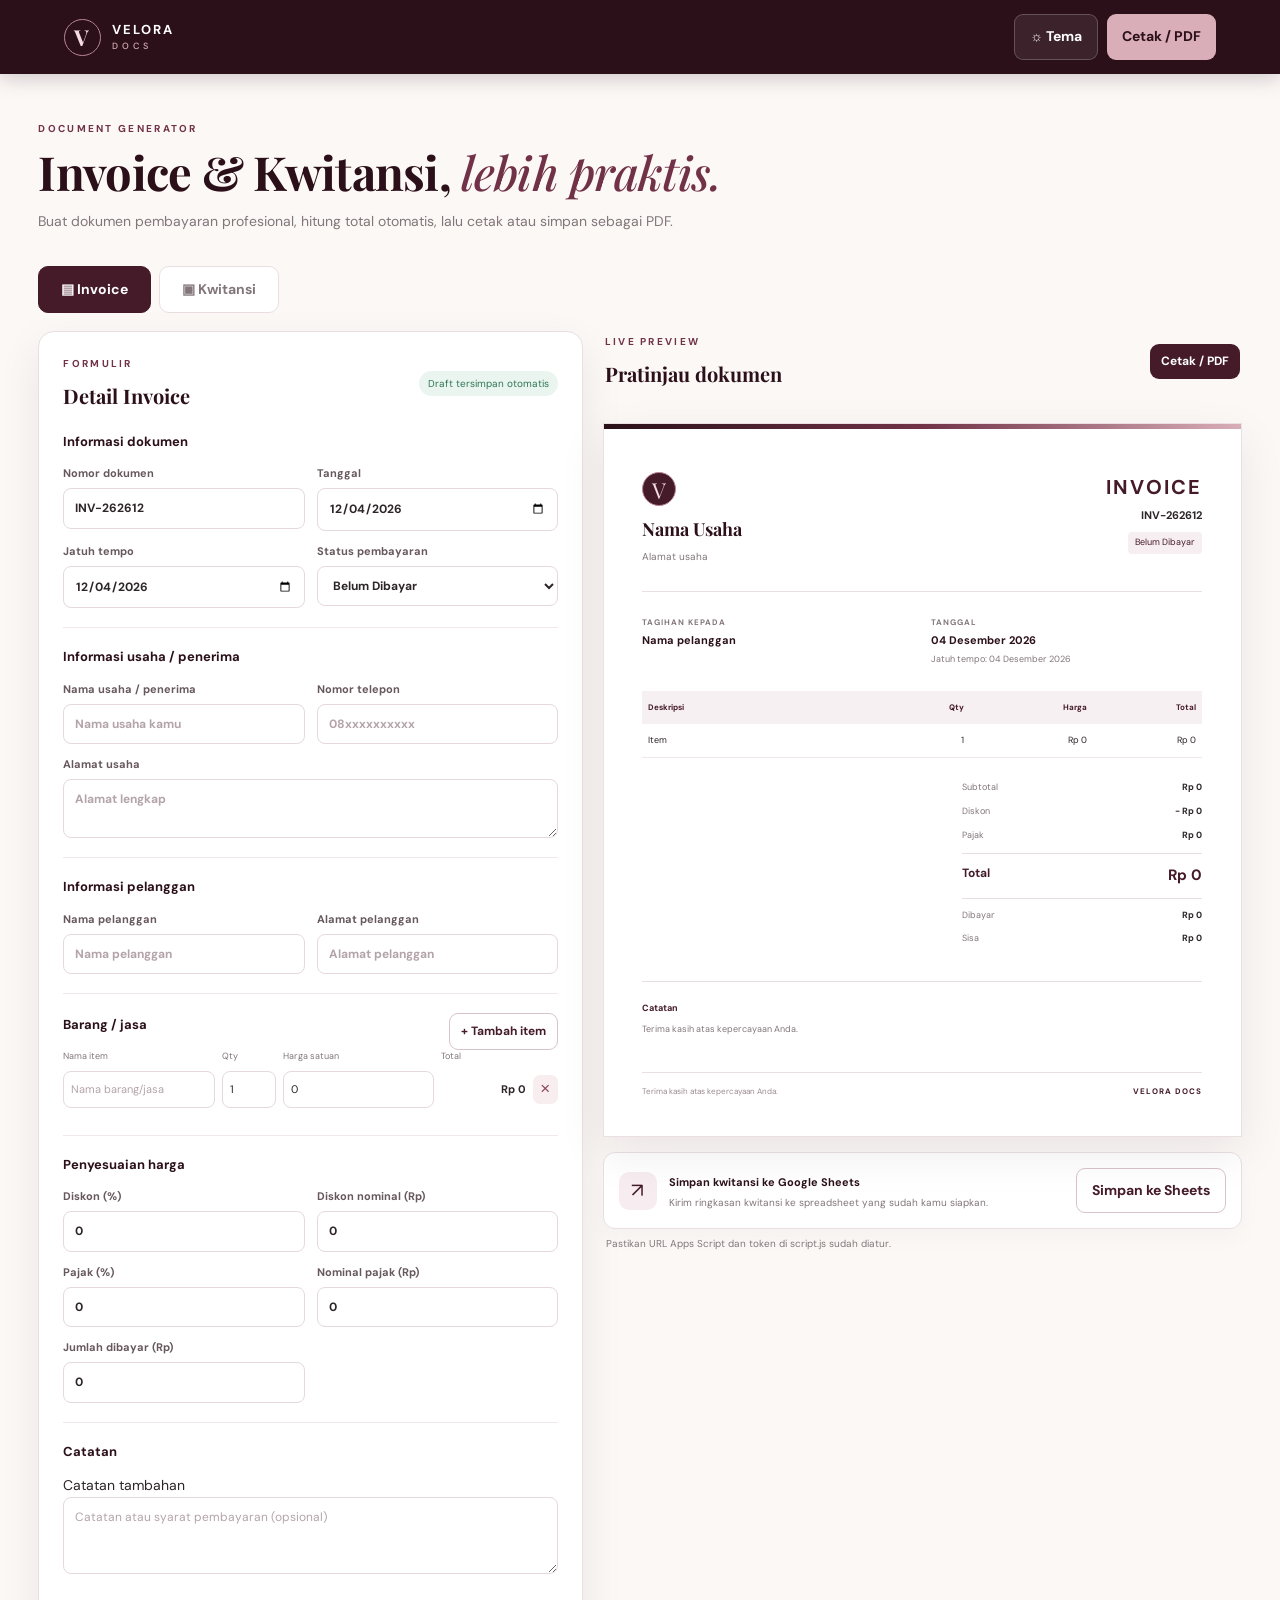
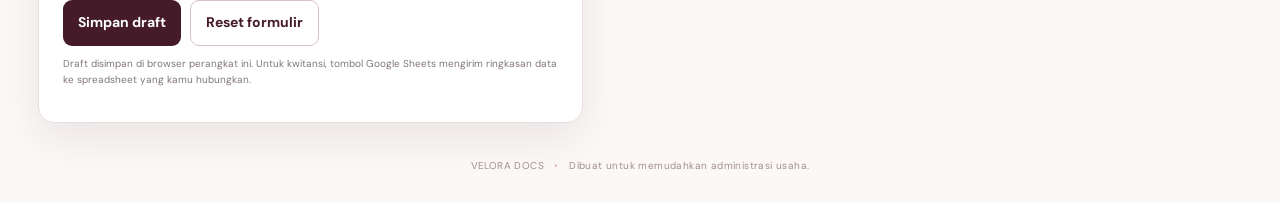
<file: invoice-kwitansi/index.html>
<!DOCTYPE html>
<html lang="id">
<head>
  <meta charset="UTF-8">
  <meta name="viewport" content="width=device-width, initial-scale=1">
  <meta name="theme-color" content="#451b29">
  <meta name="description" content="Generator invoice dan kwitansi online yang praktis.">
  <title>Velora Docs — Generator Invoice & Kwitansi</title>
  <link rel="stylesheet" href="style.css">
</head>
<body>
  <header class="topbar">
    <a class="brand" href="#"><span class="brand-mark">V</span><span>VELORA <small>DOCS</small></span></a>
    <div class="top-actions">
      <button class="btn btn-ghost" id="themeToggle" type="button" aria-label="Ganti tema">☼ Tema</button>
      <button class="btn btn-primary" id="printTop" type="button">Cetak / PDF</button>
    </div>
  </header>

  <main class="page-wrap">
    <section class="hero">
      <p class="eyebrow">DOCUMENT GENERATOR</p>
      <h1>Invoice & Kwitansi, <em>lebih praktis.</em></h1>
      <p class="hero-copy">Buat dokumen pembayaran profesional, hitung total otomatis, lalu cetak atau simpan sebagai PDF.</p>
    </section>

    <nav class="doc-tabs" aria-label="Jenis dokumen">
      <button class="tab active" data-doc="invoice" type="button">▤ Invoice</button>
      <button class="tab" data-doc="receipt" type="button">▣ Kwitansi</button>
    </nav>

    <div class="workspace">
      <section class="editor-panel">
        <div class="panel-heading">
          <div>
            <p class="eyebrow">FORMULIR</p>
            <h2 id="formTitle">Detail Invoice</h2>
          </div>
          <span class="saved-indicator" id="savedIndicator">Draft tersimpan otomatis</span>
        </div>

        <form id="docForm">
          <div class="form-section">
            <h3>Informasi dokumen</h3>
            <div class="field-grid">
              <label>Nomor dokumen<input id="docNumber" placeholder="INV-001" required></label>
              <label>Tanggal<input id="docDate" type="date" required></label>
              <label id="dueDateWrap">Jatuh tempo<input id="dueDate" type="date"></label>
              <label>Status pembayaran
                <select id="paymentStatus">
                  <option>Belum Dibayar</option>
                  <option>DP / Sebagian</option>
                  <option>Lunas</option>
                </select>
              </label>
            </div>
          </div>

          <div class="form-section">
            <h3>Informasi usaha / penerima</h3>
            <div class="field-grid">
              <label>Nama usaha / penerima<input id="businessName" placeholder="Nama usaha kamu" required></label>
              <label>Nomor telepon<input id="businessPhone" placeholder="08xxxxxxxxxx"></label>
              <label class="span-2">Alamat usaha<textarea id="businessAddress" rows="2" placeholder="Alamat lengkap"></textarea></label>
            </div>
          </div>

          <div class="form-section" id="customerSection">
            <h3 id="customerHeading">Informasi pelanggan</h3>
            <div class="field-grid">
              <label id="customerNameWrap">Nama pelanggan<input id="customerName" placeholder="Nama pelanggan"></label>
              <label id="customerAddressWrap">Alamat pelanggan<input id="customerAddress" placeholder="Alamat pelanggan"></label>
              <label id="receivedFromWrap" class="hidden">Diterima dari<input id="receivedFrom" placeholder="Nama pembayar"></label>
              <label id="receiptForWrap" class="hidden">Untuk pembayaran<input id="receiptFor" placeholder="Keterangan pembayaran"></label>
            </div>
          </div>

          <div class="form-section" id="itemsSection">
            <div class="section-title-row">
              <h3>Barang / jasa</h3>
              <button type="button" class="btn btn-small btn-outline" id="addItem">+ Tambah item</button>
            </div>
            <div class="items-head">
              <span>Nama item</span>
              <span>Qty</span>
              <span>Harga satuan</span>
              <span>Total</span>
              <span></span>
            </div>
            <div id="itemsList"></div>
          </div>

          <div class="form-section" id="totalsSection">
            <h3>Penyesuaian harga</h3>
            <div class="field-grid">
              <label>Diskon (%)
                <input id="discountPercent" type="number" min="0" max="100" value="0">
              </label>

              <label>Diskon nominal (Rp)
                <input id="discountAmount" type="text" inputmode="numeric" value="0">
              </label>

              <label>Pajak (%)
                <input id="taxPercent" type="number" min="0" max="100" value="0">
              </label>

              <label>Nominal pajak (Rp)
                <input id="taxAmount" type="text" inputmode="numeric" value="0" readonly>
              </label>

              <label>Jumlah dibayar (Rp)
                <input id="paidAmount" type="text" inputmode="numeric" value="0">
              </label>
            </div>
          </div>

          <div class="form-section" id="receiptAmountSection">
            <h3>Detail pembayaran</h3>
            <div class="field-grid">
              <label>Nominal kwitansi (Rp)
                <input id="receiptAmount" type="text" inputmode="numeric" placeholder="0">
              </label>

              <label>Metode pembayaran
                <select id="paymentMethod">
                  <option>Transfer Bank</option>
                  <option>Tunai</option>
                  <option>QRIS</option>
                  <option>E-Wallet</option>
                  <option>Lainnya</option>
                </select>
              </label>
            </div>
          </div>

          <div class="form-section">
            <h3>Catatan</h3>
            <label>Catatan tambahan
              <textarea id="notes" rows="3" placeholder="Catatan atau syarat pembayaran (opsional)"></textarea>
            </label>
          </div>

          <div class="form-actions">
            <button class="btn btn-primary" type="button" id="saveLocal">Simpan draft</button>
            <button class="btn btn-outline" type="button" id="resetForm">Reset formulir</button>
          </div>

          <p class="privacy-note">Draft disimpan di browser perangkat ini. Untuk kwitansi, tombol Google Sheets mengirim ringkasan data ke spreadsheet yang kamu hubungkan.</p>
        </form>
      </section>

      <aside class="preview-panel">
        <div class="preview-toolbar">
          <div>
            <p class="eyebrow">LIVE PREVIEW</p>
            <h2>Pratinjau dokumen</h2>
          </div>
          <button class="btn btn-small btn-primary" id="printPreview" type="button">Cetak / PDF</button>
        </div>

        <article class="paper" id="paper">
          <div class="paper-topline"></div>

          <div class="paper-head">
            <div>
              <div class="paper-logo">V</div>
              <h2 id="pBusinessName">Nama Usaha</h2>
              <p id="pBusinessAddress">Alamat usaha</p>
              <p id="pBusinessPhone"></p>
            </div>

            <div class="doc-label">
              <p id="pDocLabel">INVOICE</p>
              <strong id="pDocNumber">INV-001</strong>
              <small id="pDocStatus">Belum Dibayar</small>
            </div>
          </div>

          <div class="paper-rule"></div>

          <div class="paper-meta">
            <div>
              <span id="pCustomerLabel">TAGIHAN KEPADA</span>
              <strong id="pCustomerName">Nama pelanggan</strong>
              <small id="pCustomerAddress"></small>
            </div>

            <div>
              <span>TANGGAL</span>
              <strong id="pDocDate">-</strong>
              <small id="pDueDate">Jatuh tempo: -</small>
            </div>
          </div>

          <div id="pItemsWrap">
            <table class="preview-table">
              <thead>
                <tr>
                  <th>Deskripsi</th>
                  <th>Qty</th>
                  <th>Harga</th>
                  <th>Total</th>
                </tr>
              </thead>
              <tbody id="pItems"></tbody>
            </table>
          </div>

          <div class="paper-totals" id="pTotals">
            <div><span>Subtotal</span><strong id="pSubtotal">Rp0</strong></div>
            <div><span>Diskon</span><strong id="pDiscount">Rp0</strong></div>
            <div><span>Pajak</span><strong id="pTax">Rp0</strong></div>
            <div class="grand-total"><span>Total</span><strong id="pTotal">Rp0</strong></div>
            <div><span>Dibayar</span><strong id="pPaid">Rp0</strong></div>
            <div><span>Sisa</span><strong id="pRemaining">Rp0</strong></div>
          </div>

          <div class="receipt-big-amount hidden" id="pReceiptAmount">Rp0</div>

          <div class="receipt-detail hidden" id="pReceiptDetail">
            <span>DITERIMA DARI</span>
            <strong id="pReceivedFrom"></strong>
            <span>UNTUK PEMBAYARAN</span>
            <p id="pReceiptFor"></p>
            <span>METODE PEMBAYARAN</span>
            <strong id="pPaymentMethod"></strong>
          </div>

          <div class="paper-notes">
            <strong>Catatan</strong>
            <p id="pNotes">Terima kasih atas kepercayaan Anda.</p>
          </div>

          <div class="paper-footer">
            <span>Terima kasih atas kepercayaan Anda.</span>
            <span id="pFooterBrand">VELORA DOCS</span>
          </div>
        </article>

        <div class="sheet-connect">
          <div class="connect-icon">↗</div>
          <div class="connect-copy">
            <strong>Simpan kwitansi ke Google Sheets</strong>
            <p>Kirim ringkasan kwitansi ke spreadsheet yang sudah kamu siapkan.</p>
          </div>
          <button class="btn btn-outline" id="saveSheets" type="button">Simpan ke Sheets</button>
        </div>

        <p class="sheet-note" id="sheetMessage" role="status">Pastikan URL Apps Script dan token di script.js sudah diatur.</p>
      </aside>
    </div>

    <footer class="site-footer">VELORA DOCS <span>•</span> Dibuat untuk memudahkan administrasi usaha.</footer>
  </main>

  <script src="script.js?v=3"></script>
</body>
</html>
</file>
<file: invoice-kwitansi/style.css>
@import url('https://fonts.googleapis.com/css2?family=DM+Sans:wght@400;500;600;700&family=Playfair+Display:wght@500;600;700&display=swap');

/* =========================================
   VELORA DOCS — BURGUNDY DESIGN
   ========================================= */

:root {
  --wine: #451b29;
  --wine-dark: #2b1019;
  --wine-mid: #713247;
  --rose: #d9aeb8;
  --cream: #fbf8f6;
  --paper: #ffffff;
  --ink: #2d2528;
  --muted: #82767a;
  --line: #e9dfe2;
  --soft: #f5edef;
  --green: #2f7657;
  --shadow: 0 16px 44px rgba(48, 18, 29, 0.08);
}

* {
  box-sizing: border-box;
}

html {
  scroll-behavior: smooth;
}

body {
  margin: 0;
  background: var(--cream);
  color: var(--ink);
  font-family: 'DM Sans', sans-serif;
  font-size: 14px;
  line-height: 1.55;
}

/* =========================================
   HEADER
   ========================================= */

.topbar {
  height: 74px;
  background: var(--wine-dark);
  color: #fff;
  display: flex;
  align-items: center;
  justify-content: space-between;
  padding: 0 clamp(18px, 5vw, 72px);
  position: sticky;
  top: 0;
  z-index: 10;
  box-shadow: 0 4px 20px #220b1333;
}

.brand {
  display: flex;
  align-items: center;
  gap: 11px;
  text-decoration: none;
  color: #fff;
  font-size: 13px;
  font-weight: 700;
  letter-spacing: 2px;
}

.brand small {
  display: block;
  font-size: 9px;
  letter-spacing: 4px;
  color: var(--rose);
  font-weight: 500;
}

.brand-mark,
.paper-logo {
  width: 37px;
  height: 37px;
  border: 1px solid #b98595;
  border-radius: 50%;
  display: grid;
  place-items: center;
  font-family: 'Playfair Display', serif;
  font-size: 22px;
  color: #f4dce2;
}

.top-actions {
  display: flex;
  gap: 9px;
}

/* =========================================
   BUTTONS
   ========================================= */

.btn {
  font: inherit;
  border: 0;
  border-radius: 9px;
  padding: 11px 15px;
  font-weight: 700;
  cursor: pointer;
  transition: 0.2s ease;
}

.btn:hover {
  transform: translateY(-1px);
  filter: brightness(1.04);
}

.btn:disabled {
  opacity: 0.6;
  cursor: wait;
  transform: none;
}

.btn-primary {
  background: var(--wine);
  color: #fff;
}

.topbar .btn-primary {
  background: #d9aeb8;
  color: var(--wine-dark);
}

.btn-ghost {
  color: #fff;
  background: #ffffff15;
  border: 1px solid #ffffff35;
}

.btn-outline {
  background: #fff;
  color: var(--wine);
  border: 1px solid #d9c3ca;
}

.btn-small {
  font-size: 12px;
  padding: 8px 11px;
}

/* =========================================
   PAGE & HERO
   ========================================= */

.page-wrap {
  max-width: 1500px;
  margin: auto;
  padding: 35px clamp(16px, 3vw, 42px) 20px;
}

.hero {
  padding: 12px 0 25px;
}

.eyebrow {
  font-size: 10px;
  letter-spacing: 2.3px;
  font-weight: 700;
  color: var(--wine-mid);
  margin: 0 0 8px;
}

.hero h1 {
  font-family: 'Playfair Display', serif;
  font-size: clamp(30px, 4vw, 47px);
  line-height: 1.14;
  margin: 0;
  color: var(--wine-dark);
  letter-spacing: -0.7px;
}

.hero h1 em {
  color: var(--wine-mid);
  font-weight: 500;
}

.hero-copy {
  color: var(--muted);
  max-width: 650px;
  margin: 13px 0 0;
}

/* =========================================
   DOCUMENT TABS
   ========================================= */

.doc-tabs {
  display: flex;
  gap: 8px;
  margin: 8px 0 18px;
}

.tab {
  padding: 12px 22px;
  border-radius: 10px;
  border: 1px solid var(--line);
  background: #fff;
  color: var(--muted);
  font: inherit;
  font-weight: 700;
  cursor: pointer;
  transition: 0.2s ease;
}

.tab:hover {
  border-color: var(--rose);
}

.tab.active {
  background: var(--wine);
  color: #fff;
  border-color: var(--wine);
}

/* =========================================
   WORKSPACE
   ========================================= */

.workspace {
  display: grid;
  grid-template-columns: minmax(340px, 0.92fr) minmax(390px, 1.08fr);
  gap: 20px;
  align-items: start;
}

.editor-panel,
.preview-panel {
  min-width: 0;
}

.editor-panel {
  background: #fff;
  border: 1px solid var(--line);
  border-radius: 16px;
  padding: 24px;
  box-shadow: var(--shadow);
}

.panel-heading,
.preview-toolbar {
  display: flex;
  align-items: center;
  justify-content: space-between;
  gap: 10px;
  margin-bottom: 21px;
}

.panel-heading h2,
.preview-toolbar h2 {
  font-size: 20px;
  margin: 0;
  font-family: 'Playfair Display', serif;
  color: var(--wine-dark);
}

.saved-indicator {
  font-size: 10px;
  color: var(--green);
  background: #eaf5ef;
  border-radius: 20px;
  padding: 5px 9px;
}

/* =========================================
   FORM SECTIONS
   ========================================= */

.form-section {
  padding: 19px 0;
  border-top: 1px solid #f0e8eb;
}

.form-section:first-of-type {
  border-top: 0;
  padding-top: 0;
}

.form-section h3 {
  font-size: 13px;
  margin: 0 0 13px;
  color: var(--wine-dark);
}

.field-grid {
  display: grid;
  grid-template-columns: 1fr 1fr;
  gap: 12px;
}

.field-grid label,
form > label {
  display: flex;
  flex-direction: column;
  gap: 6px;
  font-size: 11px;
  font-weight: 700;
  color: #67585d;
  min-width: 0;
}

.field-grid .span-2 {
  grid-column: 1 / -1;
}

/* =========================================
   INPUTS
   ========================================= */

input,
select,
textarea {
  width: 100%;
  min-width: 0;
  border: 1px solid #e5d9dd;
  border-radius: 8px;
  padding: 10px 11px;
  font: inherit;
  font-size: 12px;
  color: var(--ink);
  background: #fff;
  outline: none;
  transition: border-color 0.2s, box-shadow 0.2s;
}

input:focus,
select:focus,
textarea:focus {
  border-color: #a36578;
  box-shadow: 0 0 0 3px #a3657815;
}

textarea {
  resize: vertical;
}

input::placeholder,
textarea::placeholder {
  color: #b3a4aa;
}

/* =========================================
   ITEM TABLE IN FORM
   ========================================= */

.section-title-row {
  display: flex;
  align-items: center;
  justify-content: space-between;
  gap: 10px;
}

.items-head,
.item-row {
  display: grid;
  grid-template-columns:
    minmax(90px, 1fr)
    54px
    minmax(95px, 1fr)
    85px
    25px;
  gap: 7px;
  align-items: center;
}

.items-head {
  font-size: 9px;
  color: var(--muted);
  padding: 0 0 7px;
}

.item-row {
  margin-bottom: 8px;
}

.item-row input {
  padding: 9px 7px;
  font-size: 11px;
}

.item-total {
  font-size: 11px;
  font-weight: 700;
  text-align: right;
  overflow-wrap: anywhere;
}

.remove-item {
  border: 0;
  background: #f8edef;
  color: #8a455b;
  border-radius: 7px;
  height: 29px;
  cursor: pointer;
  font-size: 17px;
}

.remove-item:hover {
  background: #f0dce2;
}

/* =========================================
   FORM ACTIONS
   ========================================= */

.form-actions {
  display: flex;
  gap: 9px;
  flex-wrap: wrap;
}

.privacy-note,
.sheet-note {
  font-size: 10px;
  color: var(--muted);
  line-height: 1.6;
}

/* =========================================
   PREVIEW PANEL
   ========================================= */

.preview-panel {
  position: sticky;
  top: 92px;
}

.preview-toolbar {
  padding: 3px 2px 13px;
}

.paper {
  background: var(--paper);
  border: 1px solid #eadfe3;
  box-shadow: var(--shadow);
  padding: clamp(22px, 3vw, 40px);
  min-height: 600px;
  position: relative;
  overflow: hidden;
}

.paper-topline {
  height: 5px;
  background: linear-gradient(
    90deg,
    var(--wine-dark),
    var(--wine-mid),
    var(--rose)
  );
  position: absolute;
  left: 0;
  right: 0;
  top: 0;
}

/* =========================================
   PREVIEW HEADER
   ========================================= */

.paper-head {
  display: flex;
  justify-content: space-between;
  gap: 20px;
  padding-top: 10px;
}

.paper-logo {
  background: var(--wine);
  width: 34px;
  height: 34px;
  margin-bottom: 10px;
}

.paper-head h2 {
  font-family: 'Playfair Display', serif;
  font-size: 18px;
  color: var(--wine-dark);
  margin: 0 0 5px;
  overflow-wrap: anywhere;
}

.paper-head p {
  font-size: 10px;
  color: var(--muted);
  margin: 2px 0;
  white-space: pre-line;
}

.doc-label {
  text-align: right;
  min-width: 100px;
}

.doc-label p {
  font-size: 20px;
  letter-spacing: 2px;
  font-weight: 700;
  color: var(--wine);
  margin: 0 0 4px;
}

.doc-label strong {
  font-size: 11px;
  display: block;
  overflow-wrap: anywhere;
}

.doc-label small {
  display: inline-block;
  margin-top: 8px;
  background: #f7eef1;
  color: var(--wine);
  padding: 4px 7px;
  border-radius: 4px;
  font-size: 9px;
}

/* =========================================
   PREVIEW META
   ========================================= */

.paper-rule {
  height: 1px;
  background: var(--line);
  margin: 24px 0;
}

.paper-meta {
  display: grid;
  grid-template-columns: 1fr 1fr;
  gap: 18px;
  margin-bottom: 24px;
}

.paper-meta div {
  display: flex;
  flex-direction: column;
  gap: 4px;
}

.paper-meta span,
.receipt-detail span {
  font-size: 8px;
  letter-spacing: 1px;
  color: var(--muted);
  font-weight: 700;
}

.paper-meta strong {
  font-size: 11px;
  color: var(--wine-dark);
  overflow-wrap: anywhere;
}

.paper-meta small {
  font-size: 9px;
  color: var(--muted);
  overflow-wrap: anywhere;
}

/* =========================================
   PREVIEW ITEM TABLE
   ========================================= */

.preview-table {
  width: 100%;
  border-collapse: collapse;
  font-size: 9px;
}

.preview-table th {
  text-align: left;
  background: #f7f0f2;
  color: var(--wine);
  padding: 10px 6px;
  font-size: 8px;
}

.preview-table td {
  padding: 10px 6px;
  border-bottom: 1px solid #f0e8eb;
  overflow-wrap: anywhere;
}

.preview-table th:not(:first-child),
.preview-table td:not(:first-child) {
  text-align: right;
}

.preview-table th:first-child,
.preview-table td:first-child {
  width: 42%;
  text-align: left;
}

/* =========================================
   TOTALS
   ========================================= */

.paper-totals {
  width: min(100%, 240px);
  margin: 18px 0 0 auto;
}

.paper-totals div {
  display: flex;
  justify-content: space-between;
  gap: 12px;
  padding: 5px 0;
  font-size: 9px;
  color: var(--muted);
}

.paper-totals strong {
  color: var(--ink);
  text-align: right;
}

.paper-totals .grand-total {
  border-top: 1px solid var(--line);
  border-bottom: 1px solid var(--line);
  margin: 5px 0;
  padding: 10px 0;
  color: var(--wine);
  font-size: 12px;
  font-weight: 700;
}

.paper-totals .grand-total strong {
  font-size: 15px;
  color: var(--wine);
}

/* =========================================
   KWITANSI
   ========================================= */

.receipt-big-amount {
  margin: 30px 0;
  padding: 20px 10px;
  text-align: center;
  background: #f8f0f2;
  border: 1px solid #ead8de;
  color: var(--wine);
  font-family: 'Playfair Display', serif;
  font-size: clamp(22px, 3vw, 32px);
  font-weight: 700;
}

.receipt-detail {
  display: grid;
  gap: 6px;
  margin: 20px 0 35px;
}

.receipt-detail strong,
.receipt-detail p {
  margin: 0 0 12px;
  font-size: 12px;
  color: var(--wine-dark);
  overflow-wrap: anywhere;
}

/* =========================================
   NOTES & FOOTER
   ========================================= */

.paper-notes {
  margin-top: 30px;
  padding-top: 14px;
  border-top: 1px solid var(--line);
}

.paper-notes strong {
  font-size: 9px;
  color: var(--wine);
}

.paper-notes p {
  font-size: 9px;
  color: var(--muted);
  white-space: pre-line;
  margin: 5px 0;
}

.paper-footer {
  border-top: 1px solid var(--line);
  margin-top: 35px;
  padding-top: 12px;
  display: flex;
  justify-content: space-between;
  gap: 10px;
  font-size: 8px;
  color: #9b8a90;
}

.paper-footer span:last-child {
  letter-spacing: 1px;
  font-weight: 700;
  color: var(--wine);
}

/* =========================================
   GOOGLE SHEETS CONNECTOR
   ========================================= */

.sheet-connect {
  display: flex;
  align-items: center;
  gap: 12px;
  background: #fff;
  border: 1px solid var(--line);
  border-radius: 12px;
  padding: 15px;
  margin-top: 15px;
  box-shadow: 0 8px 24px #30121d08;
}

.connect-icon {
  width: 38px;
  height: 38px;
  border-radius: 10px;
  background: #f7edf0;
  color: var(--wine);
  display: grid;
  place-items: center;
  font-size: 20px;
  flex-shrink: 0;
}

.connect-copy {
  flex: 1;
  min-width: 0;
}

.connect-copy strong {
  font-size: 11px;
  color: var(--wine-dark);
}

.connect-copy p {
  font-size: 10px;
  color: var(--muted);
  margin: 3px 0 0;
}

.sheet-connect .btn {
  white-space: nowrap;
}

.sheet-note {
  margin: 7px 3px;
}

/* =========================================
   FOOTER WEBSITE
   ========================================= */

.site-footer {
  text-align: center;
  color: #a08e94;
  font-size: 10px;
  padding: 35px 0 10px;
  letter-spacing: 0.4px;
}

.site-footer span {
  padding: 0 7px;
  color: var(--rose);
}

/* =========================================
   UTILITY
   ========================================= */

.hidden {
  display: none !important;
}

/* =========================================
   DARK MODE
   ========================================= */

.dark-mode {
  --cream: #191217;
  --paper: #21181d;
  --ink: #f4eaf0;
  --muted: #b6a3ab;
  --line: #49323b;
  --soft: #302129;
  background: var(--cream);
  color: var(--ink);
}

.dark-mode .hero h1,
.dark-mode .panel-heading h2,
.dark-mode .preview-toolbar h2,
.dark-mode .form-section h3,
.dark-mode .connect-copy strong {
  color: #f8e9ef;
}

.dark-mode .editor-panel,
.dark-mode .tab:not(.active),
.dark-mode .sheet-connect {
  background: #251a20;
  border-color: #49323b;
}

.dark-mode input,
.dark-mode select,
.dark-mode textarea {
  background: #1c1419;
  color: #f4eaf0;
  border-color: #513a43;
}

.dark-mode .paper {
  background: #21181d;
  border-color: #49323b;
}

.dark-mode .paper-head h2,
.dark-mode .paper-meta strong,
.dark-mode .paper-totals strong,
.dark-mode .receipt-detail strong,
.dark-mode .receipt-detail p {
  color: #f4eaf0;
}

.dark-mode .preview-table th {
  background: #39242d;
}

.dark-mode .preview-table td {
  border-color: #49323b;
}

.dark-mode .btn-outline {
  background: #302129;
  color: #f5dfe7;
  border-color: #60414d;
}

.dark-mode .paper-totals .grand-total,
.dark-mode .paper-totals .grand-total strong {
  color: #e5b9c6;
}

.dark-mode .paper-rule,
.dark-mode .paper-notes,
.dark-mode .paper-footer {
  border-color: #49323b;
}

.dark-mode .receipt-big-amount {
  background: #39242d;
  border-color: #60414d;
}

.dark-mode .saved-indicator {
  background: #1e3a2c;
  color: #a8e0c1;
}

/* =========================================
   TABLET
   ========================================= */

@media (max-width: 1050px) {
  .workspace {
    grid-template-columns: 1fr;
  }

  .preview-panel {
    position: static;
  }

  .paper {
    max-width: 760px;
    margin: auto;
  }

  .preview-toolbar {
    max-width: 760px;
    margin: auto;
  }

  .sheet-connect,
  .sheet-note {
    max-width: 760px;
    margin-left: auto;
    margin-right: auto;
  }
}

/* =========================================
   MOBILE / HP
   ========================================= */

@media (max-width: 600px) {
  .topbar {
    height: 64px;
    padding: 0 14px;
  }

  .brand {
    font-size: 11px;
    letter-spacing: 1px;
  }

  .brand-mark {
    width: 32px;
    height: 32px;
  }

  .top-actions {
    gap: 5px;
  }

  .top-actions .btn {
    padding: 9px 10px;
    font-size: 11px;
  }

  .page-wrap {
    padding: 24px 12px 12px;
  }

  .hero {
    padding-top: 4px;
  }

  .hero h1 {
    font-size: 32px;
  }

  .hero-copy {
    font-size: 12px;
  }

  .tab {
    flex: 1;
    padding: 10px 12px;
  }

  .editor-panel {
    padding: 17px 13px;
    border-radius: 12px;
  }

  .panel-heading {
    align-items: flex-start;
    flex-direction: column;
    gap: 7px;
  }

  .field-grid {
    gap: 10px;
  }

  .items-head,
  .item-row {
    grid-template-columns:
      minmax(70px, 1fr)
      42px
      minmax(74px, 0.9fr)
      62px
      22px;
    gap: 4px;
  }

  .items-head {
    font-size: 8px;
  }

  .item-row input {
    font-size: 10px;
    padding: 8px 5px;
  }

  .item-total {
    font-size: 9px;
  }

  .preview-toolbar h2 {
    font-size: 18px;
  }

  .paper {
    padding: 24px 16px;
    min-height: 0;
  }

  .paper-head {
    gap: 10px;
  }

  .paper-head h2 {
    font-size: 15px;
  }

  .doc-label p {
    font-size: 16px;
  }

  .paper-meta {
    gap: 12px;
  }

  .preview-table th {
    padding: 8px 4px;
    font-size: 7px;
  }

  .preview-table td {
    padding: 9px 4px;
    font-size: 8px;
  }

  .sheet-connect {
    flex-wrap: wrap;
  }

  .connect-copy {
    min-width: calc(100% - 60px);
  }

  .sheet-connect .btn {
    width: 100%;
  }

  .paper-footer {
    margin-top: 25px;
  }
}

/* =========================================
   PRINT / SIMPAN PDF
   ========================================= */

@media print {
  @page {
    size: A4;
    margin: 12mm;
  }

  body {
    background: #fff !important;
    color: #222 !important;
    font-size: 12px;
  }

  .topbar,
  .hero,
  .doc-tabs,
  .editor-panel,
  .preview-toolbar,
  .sheet-connect,
  .sheet-note,
  .site-footer {
    display: none !important;
  }

  .page-wrap {
    padding: 0;
    max-width: none;
  }

  .workspace {
    display: block;
  }

  .preview-panel {
    position: static;
  }

  .paper {
    display: block !important;
    max-width: none;
    min-height: 0;
    border: 0;
    box-shadow: none;
    padding: 8mm 6mm;
    color: #222 !important;
    background: #fff !important;
  }

  .paper-topline {
    print-color-adjust: exact;
    -webkit-print-color-adjust: exact;
  }

  .paper-head h2,
  .paper-meta strong,
  .paper-totals strong,
  .receipt-detail strong,
  .receipt-detail p {
    color: #2d2528 !important;
  }

  .paper-totals .grand-total,
  .paper-totals .grand-total strong {
    color: #451b29 !important;
  }

  .preview-table th,
  .doc-label small,
  .receipt-big-amount {
    print-color-adjust: exact;
    -webkit-print-color-adjust: exact;
  }

  .paper-footer {
    margin-top: 25px;
  }

  button {
    display: none !important;
  }
}
</file>
